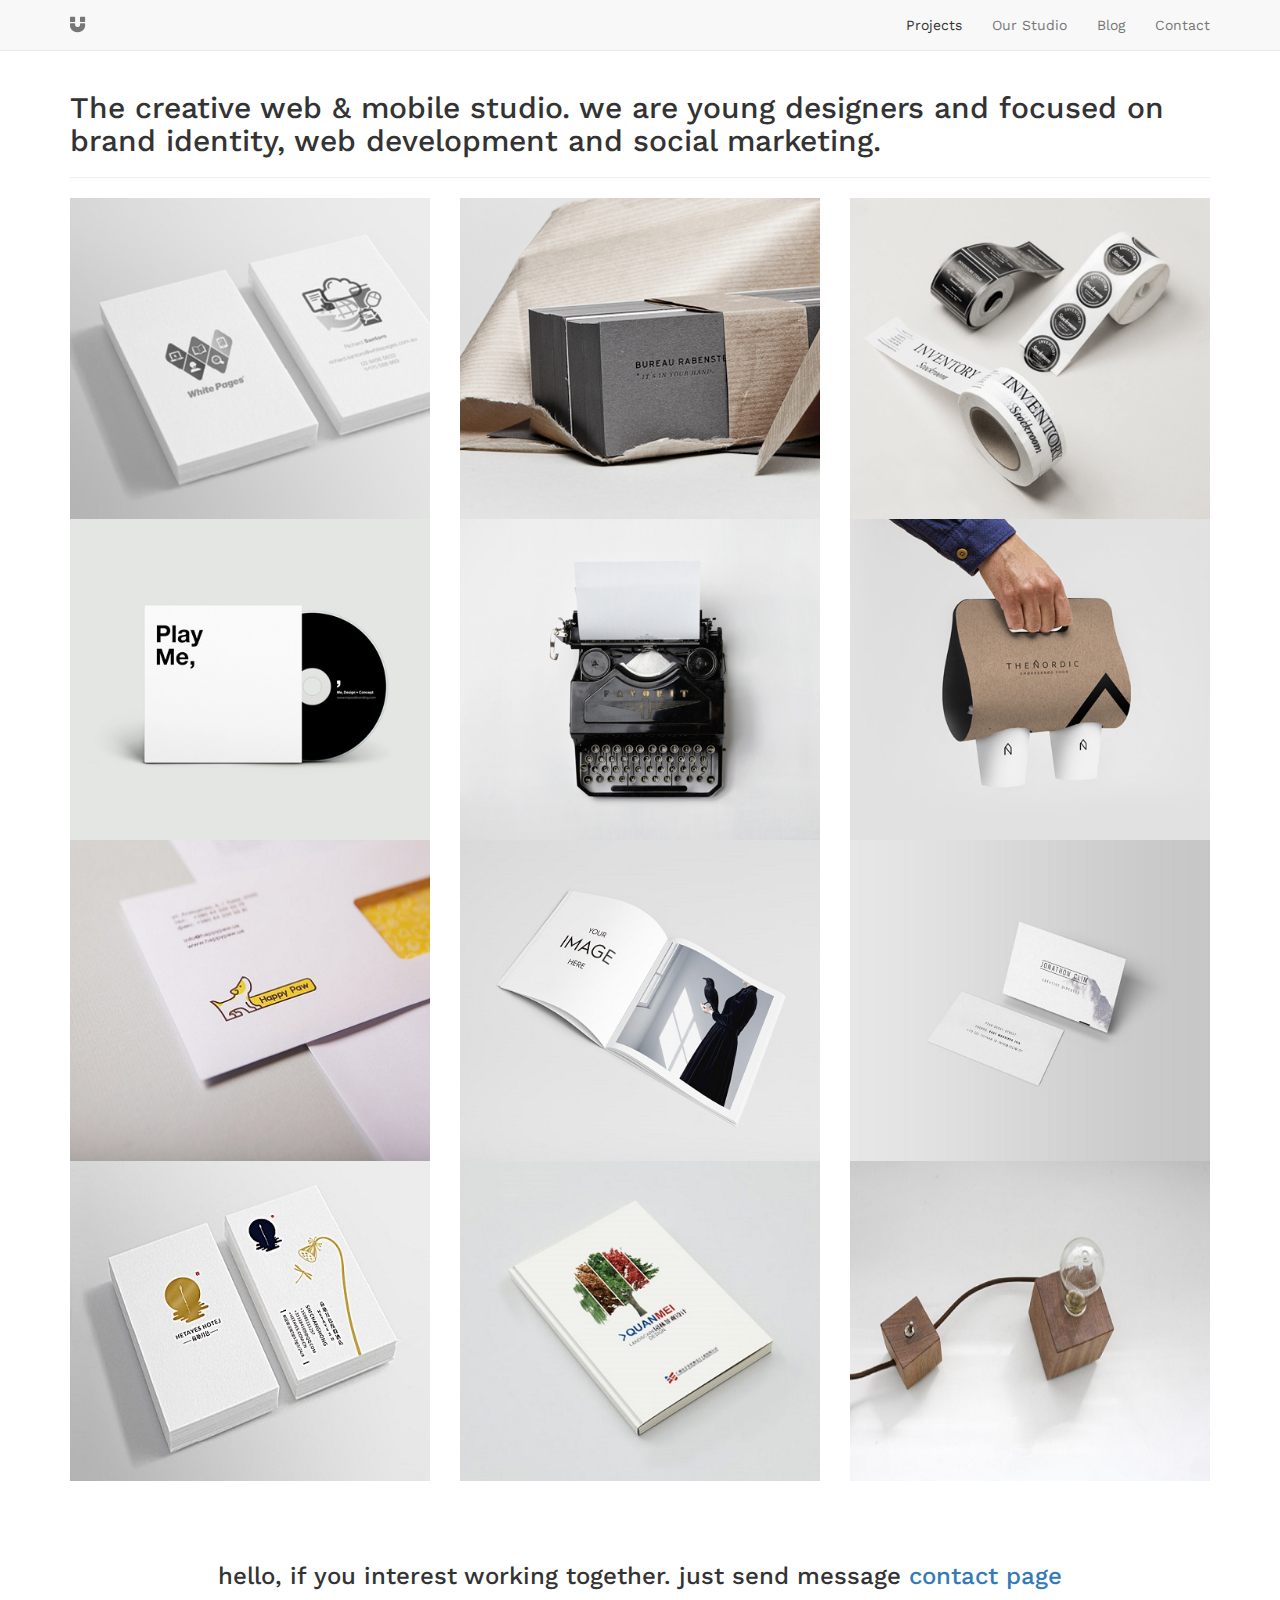
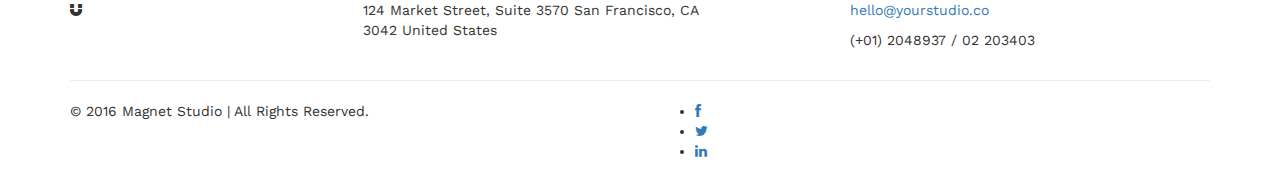
<file: index.html>
<!DOCTYPE html>
<html>

	<head>
		<meta charset="utf-8" />
		<meta name="viewport" content="width=device-width, initial-scale=1, maximum-scale=1, user-scalable=no">
		<title>Magnet</title>
		<link rel="stylesheet" type="text/css" href="css/bootstrap.min.css" />
		<link rel="stylesheet" type="text/css" href="css/font-awesome.min.css" />
		<link rel="stylesheet" type="text/css" href="css/mystyle.css" />
		<link rel="stylesheet" type="text/css" href="css/animate.css"/>
		<link rel="stylesheet" type="text/css" href="css/hover-min.css"/>
		<!--网络字体-->
		<link rel="stylesheet" type="text/css" href="https://fonts.googleapis.com/css?family=Work+Sans:300,400,700" />
		
		<script src="js/myjs.js" type="text/javascript" charset="utf-8"></script>
		<script src="js/jquery-1.11.1.js" type="text/javascript" charset="utf-8"></script>
		<script src="js/bootstrap.min.js" type="text/javascript" charset="utf-8"></script>
		<script src="js/wow.js" type="text/javascript" charset="utf-8"></script>
		
	</head>

	<body>
		<!-- PRE LOADER -->
		<div class="preloader">
			<div class="sk-spinner sk-spinner-wordpress">
				<span class="sk-inner-circle"></span>
			</div>
		</div>
		
		<!--导航条-->
		<div class="navbar navbar-default navbar-static-top">
			<div class="container">
				<!-- Brand and toggle get grouped for better mobile display -->
				<div class="navbar-header">
					<button type="button" class="navbar-toggle collapsed" data-toggle="collapse" data-target="#bs-example-navbar-collapse-1" aria-expanded="false">
				        <span class="sr-only">Toggle navigation</span>
				        <span class="icon-bar"></span>
				        <span class="icon-bar"></span>
				        <span class="icon-bar"></span>
				    </button>
					<a class="navbar-brand hvr-buzz" href="index.html"><i class="icon-magnet"></i></a>
				</div>

				<!-- Collect the nav links, forms, and other content for toggling -->
				<div class="collapse navbar-collapse" id="bs-example-navbar-collapse-1">
					<ul class="nav navbar-nav navbar-right">
						<li class="active">
							<a href="index.html">Projects</a>
						</li>
						<li>
							<a href="about.html">Our Studio</a>
						</li>
						<li>
							<a href="blog.html">Blog</a>
						</li>
						<li>
							<a href="contact.html">Contact</a>
						</li>
					</ul>
				</div>
				<!-- /.navbar-collapse -->
			</div>
			<!-- /.container-fluid -->
		</div>
		
		<!-- Home Section -->
		<section id="home">
			<div class="container">
				<div class="row">
					<div class="col-md-12 col-sm-12 wow rotateIn">
						<h2>The creative web & mobile studio. we are young designers and focused on brand identity, web development and social marketing.</h2>
						<hr>
					</div>
				</div>
			</div>
		</section>
		
		<!-- Portfolio Section -->
		<section id="portfolio">
			<div class="container">
				<div class="row load">	
				</div>
				<div class="col-md-12 col-sm-12 text-center">
					<h3>hello, if you interest working together. just send message <a href="contact.html">contact page</a></h3>
				</div>
			</div>
		</section>
		
		<!-- Footer Section -->
		<footer>
			<div class="container">
				<div class="row">
					<div class="col-md-3 col-sm-3">
						<i class="icon-magnet"></i>
					</div>
					<div class="col-md-4 col-sm-4">
						<p>124 Market Street, Suite 3570 San Francisco, CA 3042 United States</p>
					</div>
					<div class="col-md-offset-1 col-md-4 col-sm-offset-1 col-sm-3">
						<p>
							<a href="mailto:youremail@gmail.com">hello@yourstudio.co</a>
						</p>
						<p>(+01) 2048937 / 02 203403</p>
					</div>
					<div class="clearfix col-md-12 col-sm-12">
						<hr>
					</div>
					
					<div class="col-md-6 col-sm-6">
						<div class="footer-copyright">
							<p>© 2016 Magnet Studio | All Rights Reserved.</p>
						</div>
					</div>

					<div class="col-md-6 col-sm-6">
						<ul class="social-icon">
							<li>
								<a href="#" class="icon-facebook"></a>
							</li>
							<li>
								<a href="#" class="icon-twitter"></a>
							</li>
							<li>
								<a href="#" class="icon-linkedin"></a>
							</li>
						</ul>
					</div>
				</div>
			</div>
		</footer>
		
		
	</body>

</html>
</file>
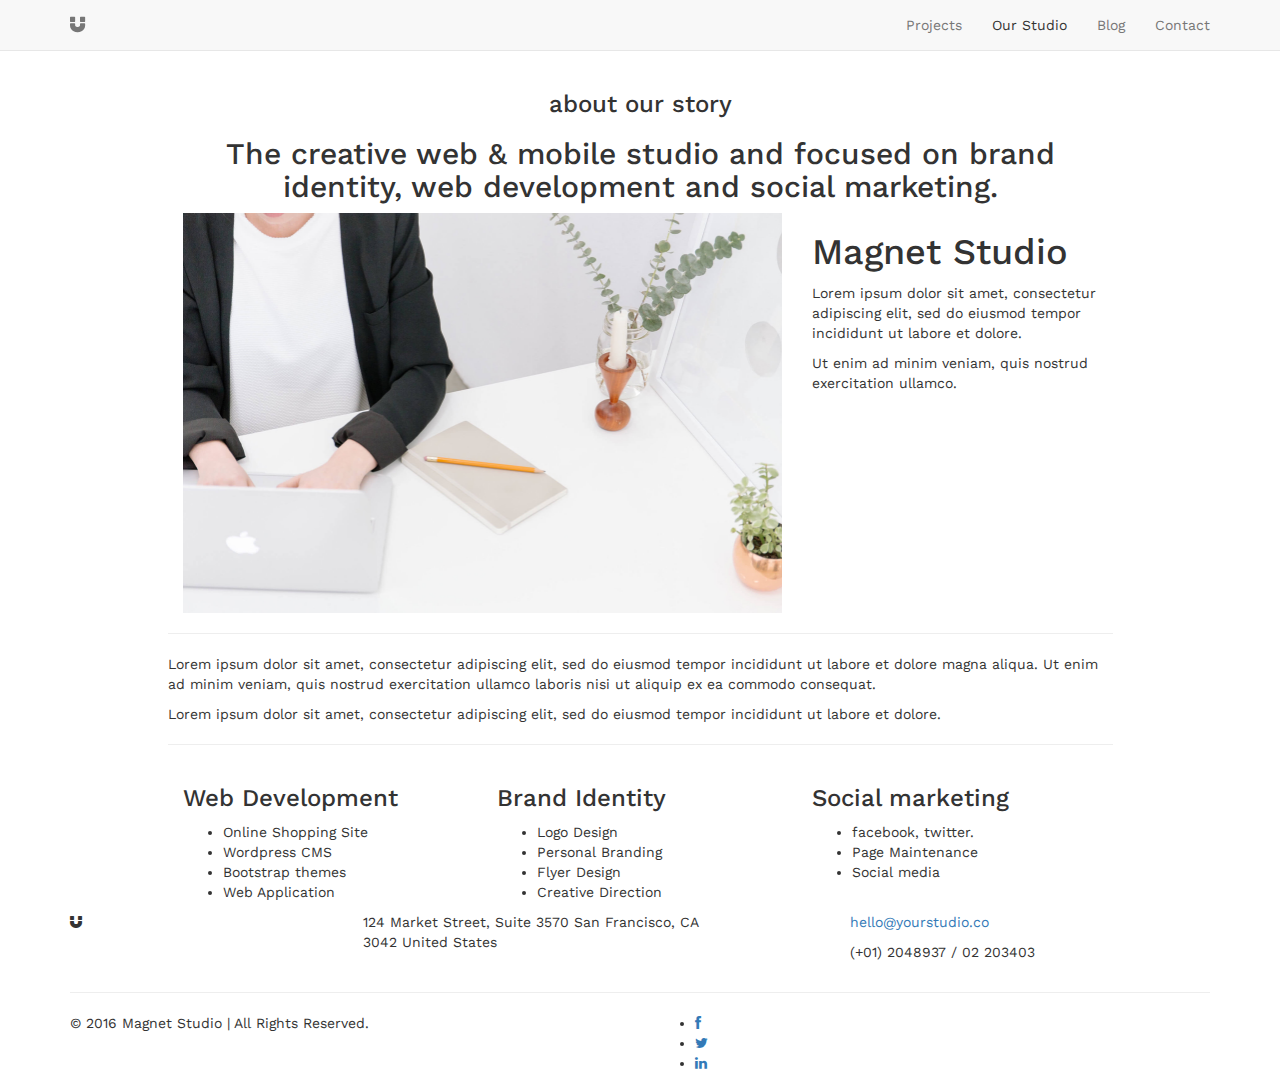
<file: about.html>
<!DOCTYPE html>
<html>

	<head>
		<meta charset="utf-8" />
		<meta name="viewport" content="width=device-width, initial-scale=1, maximum-scale=1, user-scalable=no">
		<title>Magnet</title>
		<link rel="stylesheet" type="text/css" href="css/bootstrap.min.css" />
		<link rel="stylesheet" type="text/css" href="css/font-awesome.min.css" />
		<link rel="stylesheet" type="text/css" href="css/mystyle.css" />
		<link rel="stylesheet" type="text/css" href="css/animate.css"/>
		<link rel="stylesheet" type="text/css" href="css/hover-min.css"/>
		<!--网络字体-->
		<link rel="stylesheet" type="text/css" href="https://fonts.googleapis.com/css?family=Work+Sans:300,400,700" />
		
		<script src="js/jquery-1.11.1.js" type="text/javascript" charset="utf-8"></script>
		<script src="js/bootstrap.min.js" type="text/javascript" charset="utf-8"></script>
		<script src="js/myjs.js" type="text/javascript" charset="utf-8"></script>
		<script src="js/wow.js" type="text/javascript" charset="utf-8"></script>
		
	</head>

	<body>
		<!-- PRE LOADER -->
		<div class="preloader">
			<div class="sk-spinner sk-spinner-wordpress">
				<span class="sk-inner-circle"></span>
			</div>
		</div>
		
		<!--导航条-->
		<div class="navbar navbar-default navbar-static-top">
			<div class="container">
				<!-- Brand and toggle get grouped for better mobile display -->
				<div class="navbar-header">
					<button type="button" class="navbar-toggle collapsed" data-toggle="collapse" data-target="#bs-example-navbar-collapse-1" aria-expanded="false">
				        <span class="sr-only">Toggle navigation</span>
				        <span class="icon-bar"></span>
				        <span class="icon-bar"></span>
				        <span class="icon-bar"></span>
				    </button>
					<a class="navbar-brand hvr-buzz" href="index.html"><i class="icon-magnet"></i></a>
				</div>

				<!-- Collect the nav links, forms, and other content for toggling -->
				<div class="collapse navbar-collapse" id="bs-example-navbar-collapse-1">
					<ul class="nav navbar-nav navbar-right">
						<li>
							<a href="index.html">Projects</a>
						</li>
						<li class="active">
							<a href="about.html">Our Studio</a>
						</li>
						<li>
							<a href="blog.html">Blog</a>
						</li>
						<li>
							<a href="contact.html">Contact</a>
						</li>
					</ul>
				</div>
				<!-- /.navbar-collapse -->
			</div>
			<!-- /.container-fluid -->
		</div>
		
		<!-- About Section -->
		<section id="about">
		     <div class="container">
		          <div class="row">
		
		               <div class="col-md-offset-1 col-md-10 col-sm-12">
		                    <div class="section-title text-center animated rotateIn">
		                         <h3>about our story</h3>
		                         <h2>The creative web & mobile studio and focused on brand identity, web development and social marketing.</h2>
		                    </div>
		
		                    <div class="col-md-8 col-sm-12  wow slideInLeft">
		                         <img src="img/about-image.jpg" class="img-responsive" alt="About">
		                    </div>
		
		                    <div class="col-md-4 col-sm-12 wow slideInRight">
		                         <h1>Magnet Studio</h1>
		                         <p>Lorem ipsum dolor sit amet, consectetur adipiscing elit, sed do eiusmod tempor incididunt ut labore et dolore.</p>
		                         <p>Ut enim ad minim veniam, quis nostrud exercitation ullamco.</p>
		                    </div>
		
		                    <div class="clearfix"></div>
		
		                     <hr>
		
		                    <p>Lorem ipsum dolor sit amet, consectetur adipiscing elit, sed do eiusmod tempor incididunt ut labore et dolore magna aliqua. Ut enim ad minim veniam, quis nostrud exercitation ullamco laboris nisi ut aliquip ex ea commodo consequat.</p>
		                    <p>Lorem ipsum dolor sit amet, consectetur adipiscing elit, sed do eiusmod tempor incididunt ut labore et dolore.</p>
		
		                    <hr>
		
		                    <div class="col-md-4 col-sm-6 type wow slideInLeft">
		                         <h3>Web Development</h3>
		                         <ul>
		                              <li>Online Shopping Site</li>
		                              <li>Wordpress CMS</li>
		                              <li>Bootstrap themes</li>
		                              <li>Web Application</li>
		                         </ul>
		                    </div>
		
		                    <div class="col-md-4 col-sm-6 type">
		                         <h3>Brand Identity</h3>
		                         <ul>
		                              <li>Logo Design</li>
		                              <li>Personal Branding</li>
		                              <li>Flyer Design</li>
		                              <li>Creative Direction</li>
		                         </ul>
		                    </div>
		
		                    <div class="col-md-4 col-sm-6 type wow slideInRight">
		                         <h3>Social marketing</h3>
		                         <ul>
		                              <li>facebook, twitter.</li>
		                              <li>Page Maintenance</li>
		                              <li>Social media</li>
		                         </ul>
		                    </div>
		               </div>
		
		          </div>
		     </div>
		</section>
		
		
		
		<!-- Footer Section -->
		<footer>
			<div class="container">
				<div class="row">
					<div class="col-md-3 col-sm-3">
						<i class="icon-magnet"></i>
					</div>
					<div class="col-md-4 col-sm-4">
						<p>124 Market Street, Suite 3570 San Francisco, CA 3042 United States</p>
					</div>
					<div class="col-md-offset-1 col-md-4 col-sm-offset-1 col-sm-3">
						<p>
							<a href="mailto:youremail@gmail.com">hello@yourstudio.co</a>
						</p>
						<p>(+01) 2048937 / 02 203403</p>
					</div>
					<div class="clearfix col-md-12 col-sm-12">
						<hr>
					</div>
					
					<div class="col-md-6 col-sm-6">
						<div class="footer-copyright">
							<p>© 2016 Magnet Studio | All Rights Reserved.</p>
						</div>
					</div>

					<div class="col-md-6 col-sm-6">
						<ul class="social-icon">
							<li>
								<a href="#" class="icon-facebook"></a>
							</li>
							<li>
								<a href="#" class="icon-twitter"></a>
							</li>
							<li>
								<a href="#" class="icon-linkedin"></a>
							</li>
						</ul>
					</div>
				</div>
			</div>
		</footer>
		
		
	</body>

</html>
</file>
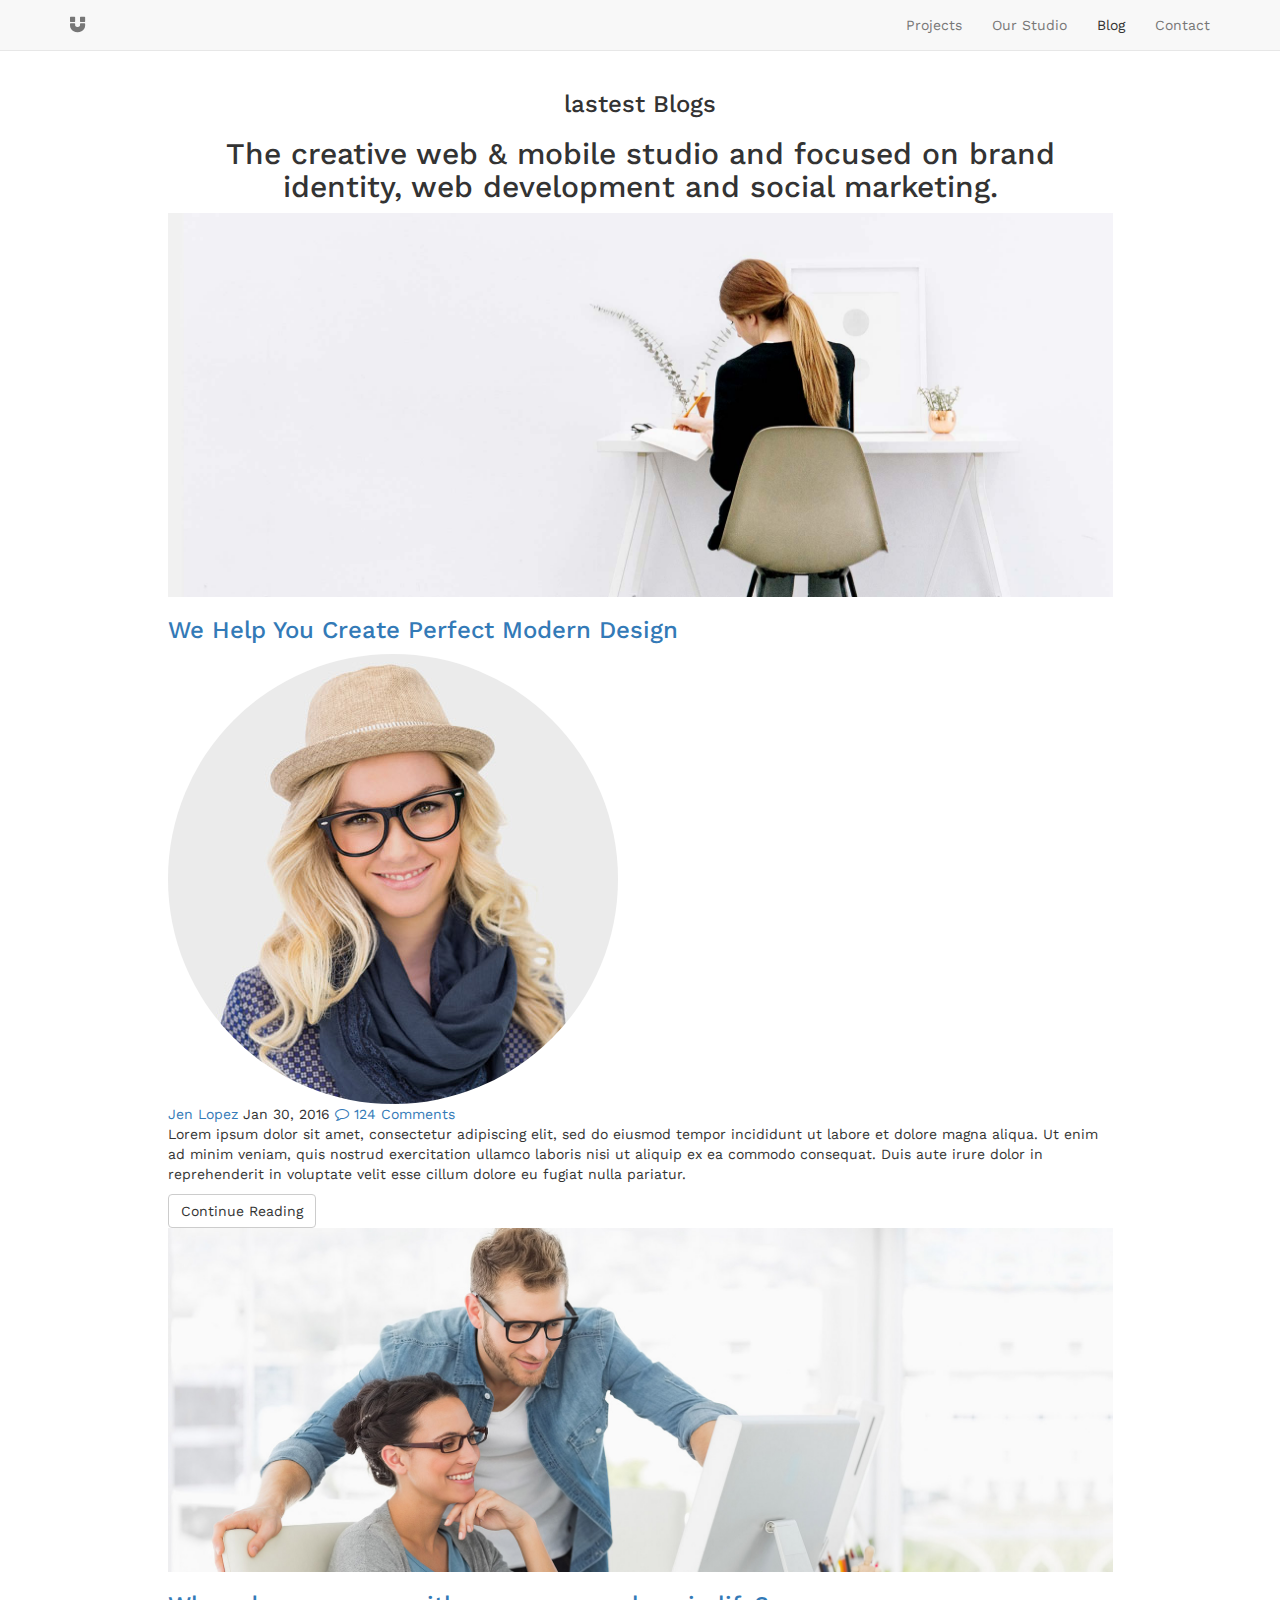
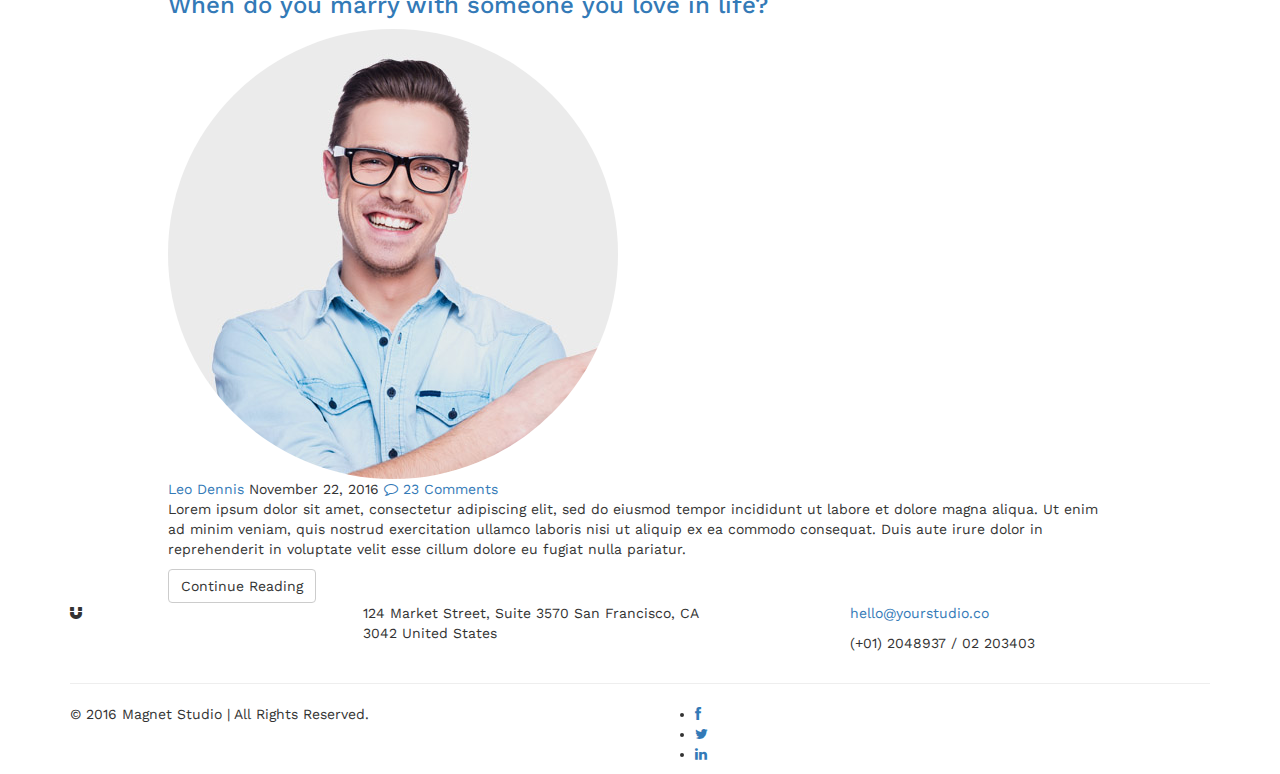
<file: blog.html>
<!DOCTYPE html>
<html>

	<head>
		<meta charset="utf-8" />
		<meta name="viewport" content="width=device-width, initial-scale=1, maximum-scale=1, user-scalable=no">
		<title>Magnet</title>
		<link rel="stylesheet" type="text/css" href="css/bootstrap.min.css" />
		<link rel="stylesheet" type="text/css" href="css/font-awesome.min.css" />
		<link rel="stylesheet" type="text/css" href="css/mystyle.css" />
		<link rel="stylesheet" type="text/css" href="css/animate.css"/>
		<link rel="stylesheet" type="text/css" href="css/hover-min.css"/>
		<!--网络字体-->
		<link rel="stylesheet" type="text/css" href="https://fonts.googleapis.com/css?family=Work+Sans:300,400,700" />
		
		<script src="js/jquery-1.11.1.js" type="text/javascript" charset="utf-8"></script>
		<script src="js/bootstrap.min.js" type="text/javascript" charset="utf-8"></script>
		<script src="js/wow.js" type="text/javascript" charset="utf-8"></script>
		<script src="js/myjs.js" type="text/javascript" charset="utf-8"></script>
		
	</head>

	<body>
		<!-- PRE LOADER -->
		<div class="preloader">
			<div class="sk-spinner sk-spinner-wordpress">
				<span class="sk-inner-circle"></span>
			</div>
		</div>
		
		<!--导航条-->
		<div class="navbar navbar-default navbar-static-top">
			<div class="container">
				<!-- Brand and toggle get grouped for better mobile display -->
				<div class="navbar-header">
					<button type="button" class="navbar-toggle collapsed" data-toggle="collapse" data-target="#bs-example-navbar-collapse-1" aria-expanded="false">
				        <span class="sr-only">Toggle navigation</span>
				        <span class="icon-bar"></span>
				        <span class="icon-bar"></span>
				        <span class="icon-bar"></span>
				    </button>
					<a class="navbar-brand hvr-buzz" href="index.html"><i class="icon-magnet"></i></a>
				</div>

				<!-- Collect the nav links, forms, and other content for toggling -->
				<div class="collapse navbar-collapse" id="bs-example-navbar-collapse-1">
					<ul class="nav navbar-nav navbar-right">
						<li>
							<a href="index.html">Projects</a>
						</li>
						<li>
							<a href="about.html">Our Studio</a>
						</li>
						<li class="active">
							<a href="blog.html">Blog</a>
						</li>
						<li>
							<a href="contact.html">Contact</a>
						</li>
					</ul>
				</div>
				<!-- /.navbar-collapse -->
			</div>
			<!-- /.container-fluid -->
		</div>
		
		<!-- Blog Section -->
		<section id="blog">
		     <div class="container">
		          <div class="row">
		
		               <div class="col-md-offset-1 col-md-10 col-sm-12">
		                    <div class="section-title text-center">
		                         <h3>lastest Blogs</h3>
		                         <h2>The creative web & mobile studio and focused on brand identity, web development and social marketing.</h2>
		                    </div>
		
		                    <div class="blog-post-thumb">
		                         <div class="blog-post-image">
		                              <a href="single-post.html">
		                                   <img src="img/blog-image1.jpg" class="img-responsive" alt="Blog Image">
		                              </a>
		                         </div>
		                         <div class="blog-post-title wow slideInLeft">
		                              <h3><a href="single-post.html">We Help You Create Perfect Modern Design</a></h3>
		                         </div>
		                         <div class="blog-post-format wow slideInLeft">
		                              <span><a href="#"><img src="img/author-image1.jpg" class="img-responsive img-circle"> Jen Lopez</a></span>
		                              <span> Jan 30, 2016</span>
		                              <span><a href="#"><i class="icon-comment-alt"></i> 124 Comments</a></span>
		                         </div>
		                         <div class="blog-post-des wow slideInLeft">
		                              <p>Lorem ipsum dolor sit amet, consectetur adipiscing elit, sed do eiusmod tempor incididunt ut labore et dolore magna aliqua. Ut enim ad minim veniam, quis nostrud exercitation ullamco laboris nisi ut aliquip ex ea commodo consequat. Duis aute irure dolor in reprehenderit in voluptate velit esse cillum dolore eu fugiat nulla pariatur.</p>
		                              <a href="single-post.html" class="btn btn-default">Continue Reading</a>
		                         </div>
		                    </div>
		
		                    <div class="blog-post-thumb">
		                         <div class="blog-post-image wow slideInRight">
		                              <a href="single-post.html">
		                                   <img src="img/blog-image2.jpg" class="img-responsive" alt="Blog Image">
		                              </a>
		                         </div>
		                         <div class="blog-post-title wow slideInLeft">
		                              <h3><a href="single-post.html">When do you marry with someone you love in life?</a></h3>
		                         </div>
		                         <div class="blog-post-format wow slideInLeft">
		                              <span><a href="#"><img src="img/author-image2.jpg" class="img-responsive img-circle"> Leo Dennis</a></span>
		                              <span> November 22, 2016</span>
		                              <span><a href="#"><i class="icon-comment-alt"></i> 23 Comments</a></span>
		                         </div>
		                         <div class="blog-post-des wow slideInLeft">
		                              <p>Lorem ipsum dolor sit amet, consectetur adipiscing elit, sed do eiusmod tempor incididunt ut labore et dolore magna aliqua. Ut enim ad minim veniam, quis nostrud exercitation ullamco laboris nisi ut aliquip ex ea commodo consequat. Duis aute irure dolor in reprehenderit in voluptate velit esse cillum dolore eu fugiat nulla pariatur.</p>
		                              <a href="single-post.html" class="btn btn-default">Continue Reading</a>
		                         </div>
		                    </div>
		               </div>
		
		          </div>
		     </div>
		</section>
		
		
		
		<!-- Footer Section -->
		<footer>
			<div class="container">
				<div class="row">
					<div class="col-md-3 col-sm-3">
						<i class="icon-magnet"></i>
					</div>
					<div class="col-md-4 col-sm-4">
						<p>124 Market Street, Suite 3570 San Francisco, CA 3042 United States</p>
					</div>
					<div class="col-md-offset-1 col-md-4 col-sm-offset-1 col-sm-3">
						<p>
							<a href="mailto:youremail@gmail.com">hello@yourstudio.co</a>
						</p>
						<p>(+01) 2048937 / 02 203403</p>
					</div>
					<div class="clearfix col-md-12 col-sm-12">
						<hr>
					</div>
					
					<div class="col-md-6 col-sm-6">
						<div class="footer-copyright">
							<p>© 2016 Magnet Studio | All Rights Reserved.</p>
						</div>
					</div>

					<div class="col-md-6 col-sm-6">
						<ul class="social-icon">
							<li>
								<a href="#" class="icon-facebook"></a>
							</li>
							<li>
								<a href="#" class="icon-twitter"></a>
							</li>
							<li>
								<a href="#" class="icon-linkedin"></a>
							</li>
						</ul>
					</div>
				</div>
			</div>
		</footer>
		
		
	</body>

</html>
</file>
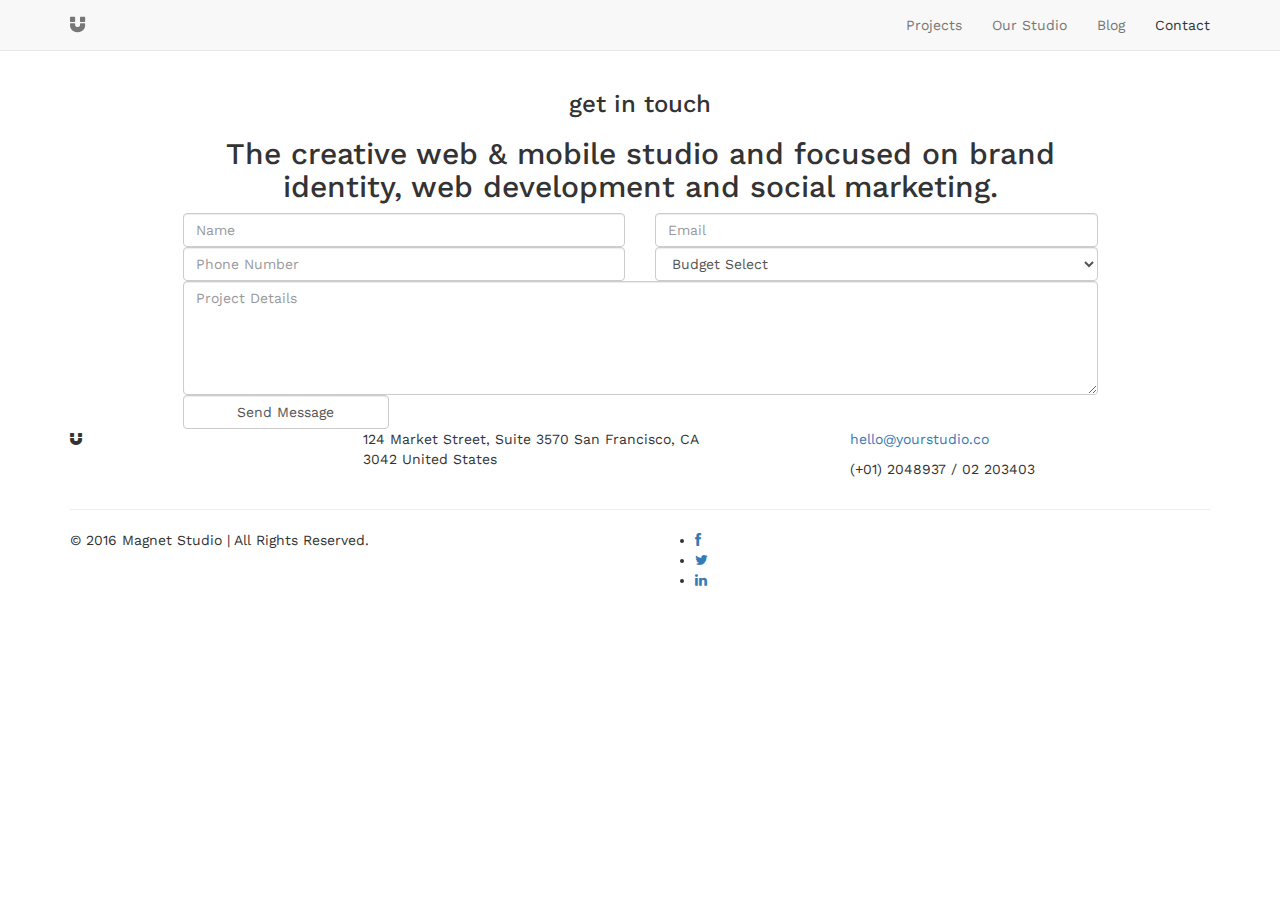
<file: contact.html>
<!DOCTYPE html>
<html>

	<head>
		<meta charset="utf-8" />
		<meta name="viewport" content="width=device-width, initial-scale=1, maximum-scale=1, user-scalable=no">
		<title>Magnet</title>
		<link rel="stylesheet" type="text/css" href="css/bootstrap.min.css" />
		<link rel="stylesheet" type="text/css" href="css/font-awesome.min.css" />
		<link rel="stylesheet" type="text/css" href="css/mystyle.css" />
		<link rel="stylesheet" type="text/css" href="css/animate.css"/>
		<link rel="stylesheet" type="text/css" href="css/hover-min.css"/>
		<!--网络字体-->
		<link rel="stylesheet" type="text/css" href="https://fonts.googleapis.com/css?family=Work+Sans:300,400,700" />
		
		<script src="js/jquery-1.11.1.js" type="text/javascript" charset="utf-8"></script>
		<script src="js/bootstrap.min.js" type="text/javascript" charset="utf-8"></script>
		<script src="js/wow.js" type="text/javascript" charset="utf-8"></script>
		<script src="js/myjs.js" type="text/javascript" charset="utf-8"></script>
		
	</head>

	<body>
		<!-- PRE LOADER -->
		<div class="preloader">
			<div class="sk-spinner sk-spinner-wordpress">
				<span class="sk-inner-circle"></span>
			</div>
		</div>
		
		<!--导航条-->
		<div class="navbar navbar-default navbar-static-top">
			<div class="container">
				<!-- Brand and toggle get grouped for better mobile display -->
				<div class="navbar-header">
					<button type="button" class="navbar-toggle collapsed" data-toggle="collapse" data-target="#bs-example-navbar-collapse-1" aria-expanded="false">
				        <span class="sr-only">Toggle navigation</span>
				        <span class="icon-bar"></span>
				        <span class="icon-bar"></span>
				        <span class="icon-bar"></span>
				    </button>
					<a class="navbar-brand hvr-buzz" href="index.html"><i class="icon-magnet"></i></a>
				</div>

				<!-- Collect the nav links, forms, and other content for toggling -->
				<div class="collapse navbar-collapse" id="bs-example-navbar-collapse-1">
					<ul class="nav navbar-nav navbar-right">
						<li>
							<a href="index.html">Projects</a>
						</li>
						<li>
							<a href="about.html">Our Studio</a>
						</li>
						<li>
							<a href="blog.html">Blog</a>
						</li>
						<li class="active">
							<a href="contact.html">Contact</a>
						</li>
					</ul>
				</div>
				<!-- /.navbar-collapse -->
			</div>
			<!-- /.container-fluid -->
		</div>
		
		<!-- Contact Section -->
		<section id="contact">
		     <div class="container">
		          <div class="row">
		
		               <div class="col-md-offset-1 col-md-10 col-sm-12">
		                    <div class="section-title text-center wow slideInUp">
		                         <h3>get in touch</h3>
		                         <h2>The creative web & mobile studio and focused on brand identity, web development and social marketing.</h2>
		                    </div>
		
		                    <form action="#" method="post">
		                         <div class="col-md-6 col-sm-6 wow slideInUp">
		                              <input type="text" class="form-control" placeholder="Name" required>
		                         </div>
		                         <div class="col-md-6 col-sm-6 wow slideInUp">
		                              <input type="email" class="form-control" placeholder="Email" required>
		                         </div>
		                         <div class="col-md-6 col-sm-6 wow slideInUp">
		                              <input type="tel" class="form-control" placeholder="Phone Number" required>
		                         </div>
		                         <div class="col-md-6 col-sm-6 wow slideInUp">
		                              <select class="form-control">
		                                   <option>Budget Select</option>
		                                   <option>$1200 to $1600</option>
		                                   <option>$2200 to $2400</option>
		                                   <option>$2500 to $3800</option>
		                              </select>
		                         </div>
		                         <div class="col-md-12 col-sm-12 wow slideInUp"> 
		                              <textarea class="form-control" rows="5" placeholder="Project Details" required></textarea>
		                         </div>
		                         <div class="col-md-3 col-sm-4 wow slideInUp">
		                              <input type="submit" class="form-control" value="Send Message">
		                         </div>
		                    </form>
		               </div>
		
		          </div>
		     </div>
		</section>
		
		
		
		<!-- Footer Section -->
		<footer>
			<div class="container">
				<div class="row">
					<div class="col-md-3 col-sm-3">
						<i class="icon-magnet"></i>
					</div>
					<div class="col-md-4 col-sm-4">
						<p>124 Market Street, Suite 3570 San Francisco, CA 3042 United States</p>
					</div>
					<div class="col-md-offset-1 col-md-4 col-sm-offset-1 col-sm-3">
						<p>
							<a href="mailto:youremail@gmail.com">hello@yourstudio.co</a>
						</p>
						<p>(+01) 2048937 / 02 203403</p>
					</div>
					<div class="clearfix col-md-12 col-sm-12">
						<hr>
					</div>
					
					<div class="col-md-6 col-sm-6">
						<div class="footer-copyright">
							<p>© 2016 Magnet Studio | All Rights Reserved.</p>
						</div>
					</div>

					<div class="col-md-6 col-sm-6">
						<ul class="social-icon">
							<li>
								<a href="#" class="icon-facebook"></a>
							</li>
							<li>
								<a href="#" class="icon-twitter"></a>
							</li>
							<li>
								<a href="#" class="icon-linkedin"></a>
							</li>
						</ul>
					</div>
				</div>
			</div>
		</footer>
		
		
	</body>

</html>
</file>
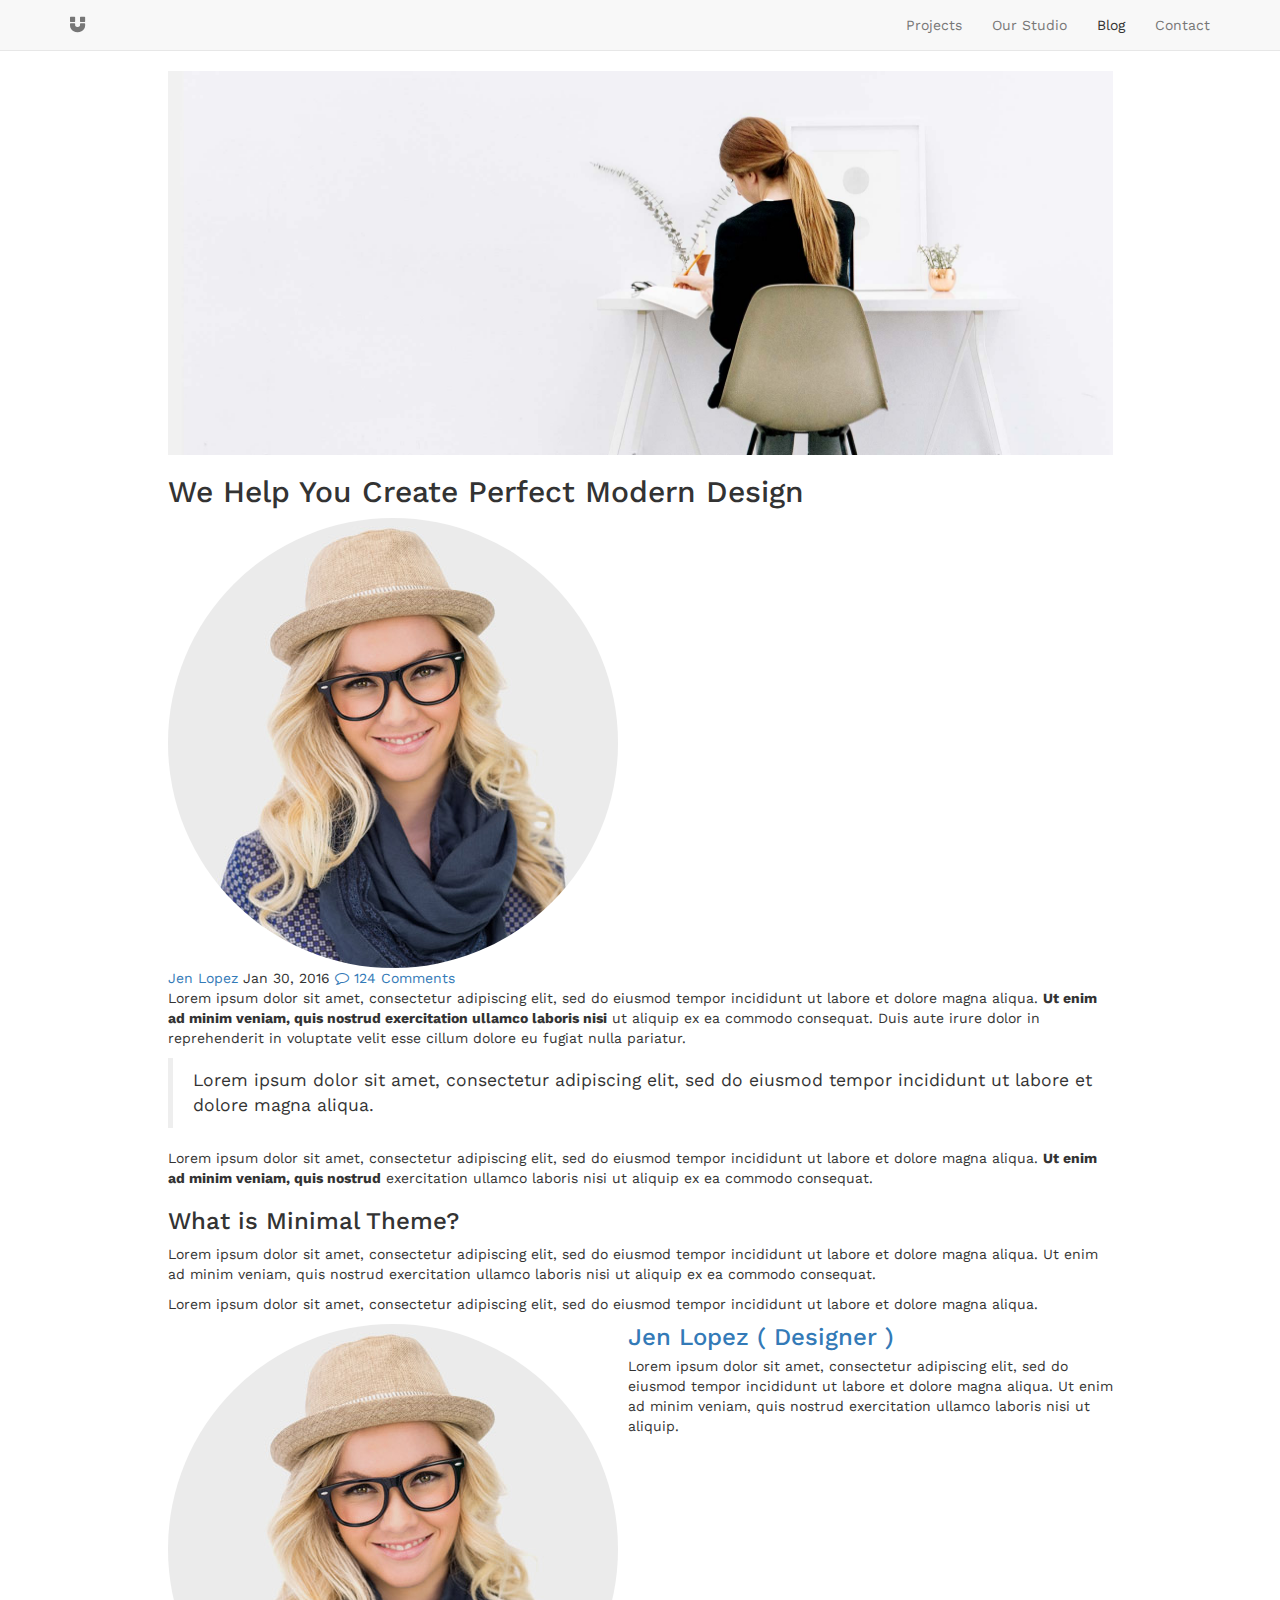
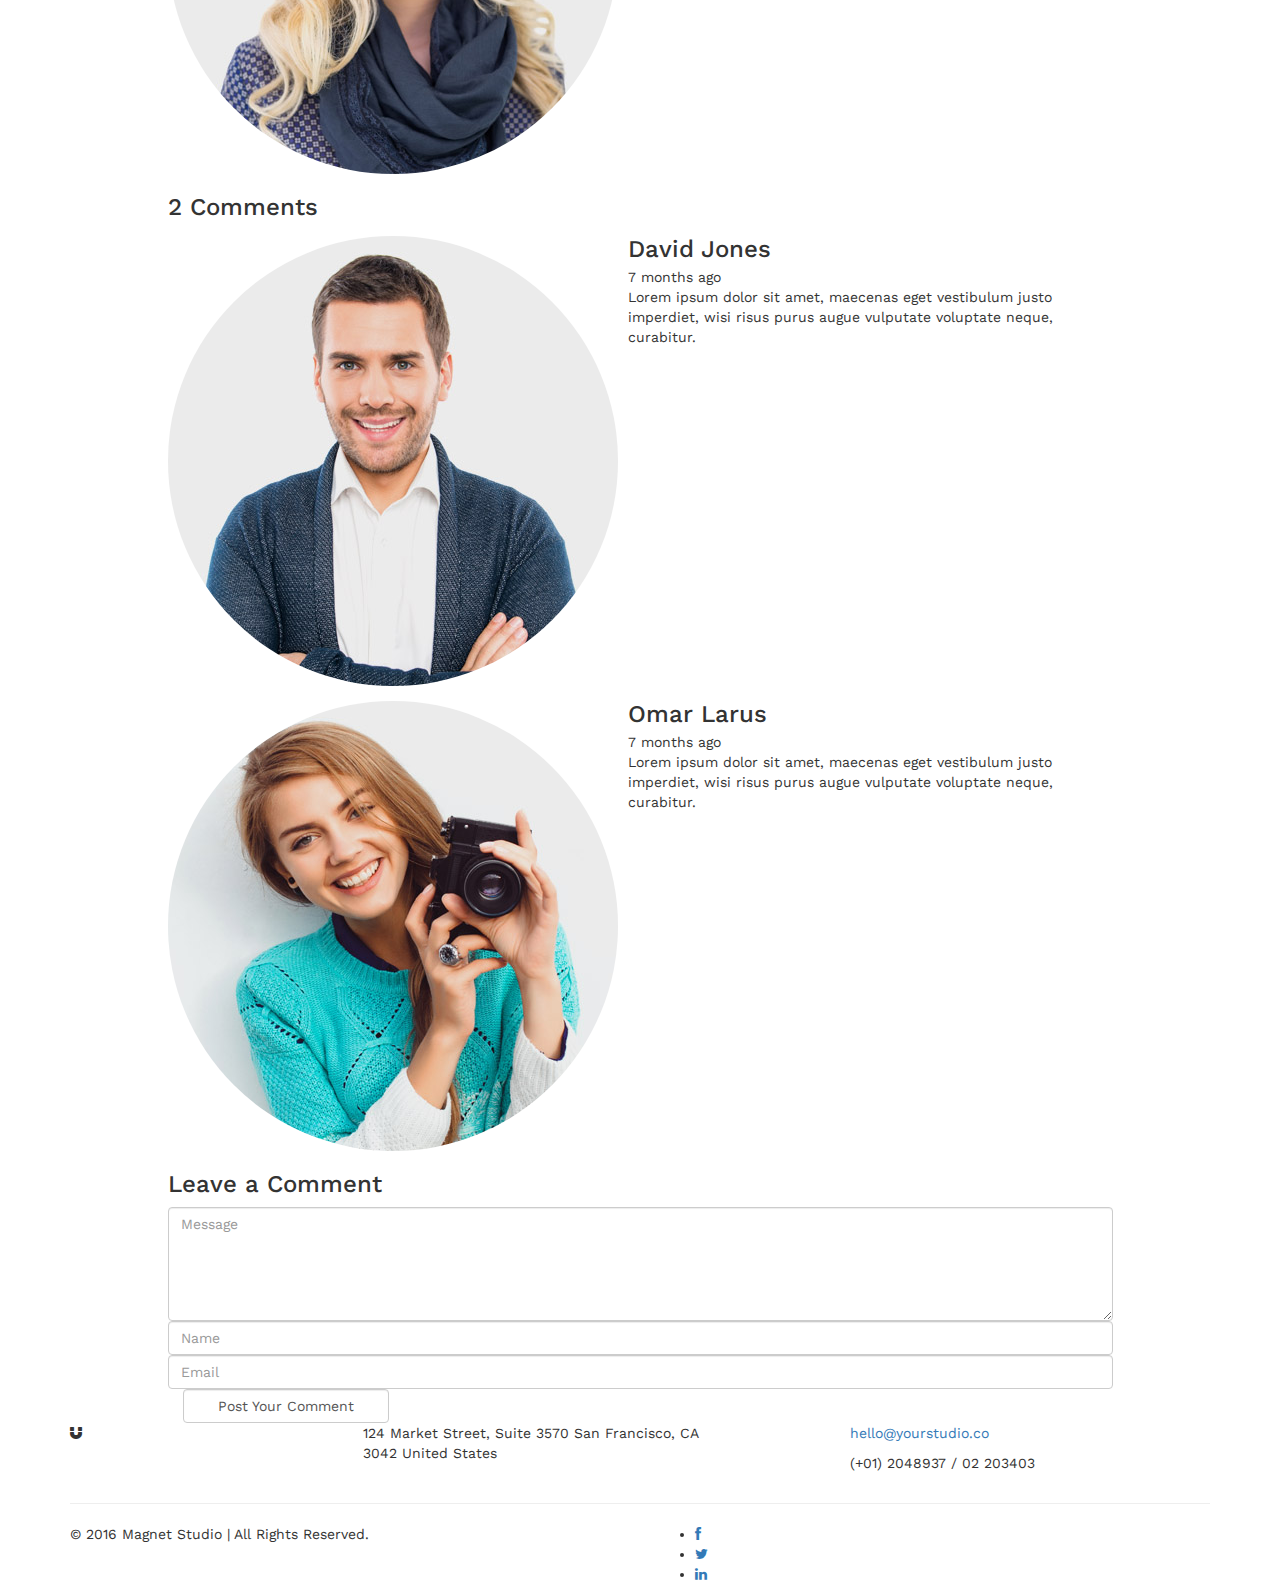
<file: single-post.html>
<!DOCTYPE html>
<html>

	<head>
		<meta charset="utf-8" />
		<meta name="viewport" content="width=device-width, initial-scale=1, maximum-scale=1, user-scalable=no">
		<title>Magnet</title>
		<link rel="stylesheet" type="text/css" href="css/bootstrap.min.css" />
		<link rel="stylesheet" type="text/css" href="css/font-awesome.min.css" />
		<link rel="stylesheet" type="text/css" href="css/mystyle.css" />
		<link rel="stylesheet" type="text/css" href="css/animate.css"/>
		<link rel="stylesheet" type="text/css" href="css/hover-min.css"/>
		<!--网络字体-->
		<link rel="stylesheet" type="text/css" href="https://fonts.googleapis.com/css?family=Work+Sans:300,400,700" />
		
		<script src="js/jquery-1.11.1.js" type="text/javascript" charset="utf-8"></script>
		<script src="js/bootstrap.min.js" type="text/javascript" charset="utf-8"></script>
		<script src="js/wow.js" type="text/javascript" charset="utf-8"></script>
		<script src="js/myjs.js" type="text/javascript" charset="utf-8"></script>
		
	</head>

	<body>
		<!-- PRE LOADER -->
		<div class="preloader">
			<div class="sk-spinner sk-spinner-wordpress">
				<span class="sk-inner-circle"></span>
			</div>
		</div>
		
		<!--导航条-->
		<div class="navbar navbar-default navbar-static-top">
			<div class="container">
				<!-- Brand and toggle get grouped for better mobile display -->
				<div class="navbar-header">
					<button type="button" class="navbar-toggle collapsed" data-toggle="collapse" data-target="#bs-example-navbar-collapse-1" aria-expanded="false">
				        <span class="sr-only">Toggle navigation</span>
				        <span class="icon-bar"></span>
				        <span class="icon-bar"></span>
				        <span class="icon-bar"></span>
				    </button>
					<a class="navbar-brand hvr-buzz" href="index.html"><i class="icon-magnet"></i></a>
				</div>

				<!-- Collect the nav links, forms, and other content for toggling -->
				<div class="collapse navbar-collapse" id="bs-example-navbar-collapse-1">
					<ul class="nav navbar-nav navbar-right">
						<li>
							<a href="index.html">Projects</a>
						</li>
						<li>
							<a href="about.html">Our Studio</a>
						</li>
						<li class="active">
							<a href="blog.html">Blog</a>
						</li>
						<li>
							<a href="contact.html">Contact</a>
						</li>
					</ul>
				</div>
				<!-- /.navbar-collapse -->
			</div>
			<!-- /.container-fluid -->
		</div>
		
		<!-- Blog Single Post Section -->
		<section id="blog-single-post">
		     <div class="container">
		          <div class="row">
		
		               <div class="col-md-offset-1 col-md-10 col-sm-12">
		                    <div class="blog-single-post-thumb">
		                         <div class="blog-post-image wow slideInUp">
		                              <img src="img/blog-image1.jpg" class="img-responsive" alt="Blog Image">
		                         </div>
		
		                         <div class="blog-post-title wow slideInLeft">
		                              <h2>We Help You Create Perfect Modern Design</a></h2>
		                         </div>
		
		                         <div class="blog-post-format wow slideInLeft">
		                              <span><a href="#"><img src="img/author-image1.jpg" class="img-responsive img-circle"> Jen Lopez</a></span>
		                              <span>Jan 30, 2016</span>
		                              <span><a href="#"><i class="icon-comment-alt"></i> 124 Comments</a></span>
		                         </div>
		
		                         <div class="blog-post-des wow slideInLeft">
		                              <p>Lorem ipsum dolor sit amet, consectetur adipiscing elit, sed do eiusmod tempor incididunt ut labore et dolore magna aliqua. <strong>Ut enim ad minim veniam, quis nostrud exercitation ullamco laboris nisi</strong> ut aliquip ex ea commodo consequat. Duis aute irure dolor in reprehenderit in voluptate velit esse cillum dolore eu fugiat nulla pariatur.</p>
		                              <blockquote>Lorem ipsum dolor sit amet, consectetur adipiscing elit, sed do eiusmod tempor incididunt ut labore et dolore magna aliqua. </blockquote>
		                              <p>Lorem ipsum dolor sit amet, consectetur adipiscing elit, sed do eiusmod tempor incididunt ut labore et dolore magna aliqua. <strong>Ut enim ad minim veniam, quis nostrud</strong> exercitation ullamco laboris nisi ut aliquip ex ea commodo consequat.</p>
		                              <h3>What is Minimal Theme?</h3>
		                              <p>Lorem ipsum dolor sit amet, consectetur adipiscing elit, sed do eiusmod tempor incididunt ut labore et dolore magna aliqua. Ut enim ad minim veniam, quis nostrud exercitation ullamco laboris nisi ut aliquip ex ea commodo consequat.</p>
		                              <p>Lorem ipsum dolor sit amet, consectetur adipiscing elit, sed do eiusmod tempor incididunt ut labore et dolore magna aliqua.</p>
		                         </div>
		
		                         <div class="blog-author wow slideInRight">
		                              <div class="media">
		                                   <div class="media-object pull-left">
		                                        <img src="img/author-image1.jpg" class="img-circle img-responsive" alt="blog">
		                                   </div>
		                                   <div class="media-body">
		                                        <h3 class="media-heading"><a href="#">Jen Lopez ( Designer )</a></h3>
		                                        <p>Lorem ipsum dolor sit amet, consectetur adipiscing elit, sed do eiusmod tempor incididunt ut labore et dolore magna aliqua. Ut enim ad minim veniam, quis nostrud exercitation ullamco laboris nisi ut aliquip.</p>
		                                   </div>
		                              </div>
		                         </div>
		
		                         <div class="blog-comment wow slideInLeft">
		                              <h3>2 Comments</h3>
		                                   <div class="media">
		                                        <div class="media-object pull-left">
		                                             <img src="img/comment-image1.jpg" class="img-responsive img-circle" alt="Blog Image">
		                                        </div>
		                                        <div class="media-body">
		                                             <h3 class="media-heading">David Jones</h3>
		                                             <span>7 months ago</span>
		                                             <p>Lorem ipsum dolor sit amet, maecenas eget vestibulum justo imperdiet, wisi risus purus augue vulputate voluptate neque, curabitur.</p>
		                                        </div>
		                                   </div>
		                                   <div class="media">
		                                        <div class="media-object pull-left">
		                                             <img src="img/comment-image2.jpg" class="img-responsive img-circle" alt="Blog Image">
		                                        </div>
		                                        <div class="media-body">
		                                             <h3 class="media-heading">Omar Larus</h3>
		                                                  <span>7 months ago</span>
		                                                  <p>Lorem ipsum dolor sit amet, maecenas eget vestibulum justo imperdiet, wisi risus purus augue vulputate voluptate neque, curabitur.</p>
		                                        </div>
		                                   </div>
		                         </div>
		
		                         <div class="blog-comment-form wow slideInRight">
		                              <h3>Leave a Comment</h3>
		                                   <form action="#" method="post">
		                                        <textarea class="form-control" placeholder="Message" rows="5" name"Your Comments" required></textarea>
		                                        <input type="text" class="form-control" placeholder="Name" name="name" required>
		                                        <input type="email" class="form-control" placeholder="Email" name="email" required>
		                                        <div class="col-md-3 col-sm-4">
		                                             <input type="submit" class="form-control" value="Post Your Comment">
		                                        </div>
		                                   </form>
		                         </div>
		                    </div>
		          </div>
		     </div>
		</section>
		
		
		
		<!-- Footer Section -->
		<footer>
			<div class="container">
				<div class="row">
					<div class="col-md-3 col-sm-3">
						<i class="icon-magnet"></i>
					</div>
					<div class="col-md-4 col-sm-4">
						<p>124 Market Street, Suite 3570 San Francisco, CA 3042 United States</p>
					</div>
					<div class="col-md-offset-1 col-md-4 col-sm-offset-1 col-sm-3">
						<p>
							<a href="mailto:youremail@gmail.com">hello@yourstudio.co</a>
						</p>
						<p>(+01) 2048937 / 02 203403</p>
					</div>
					<div class="clearfix col-md-12 col-sm-12">
						<hr>
					</div>
					
					<div class="col-md-6 col-sm-6">
						<div class="footer-copyright">
							<p>© 2016 Magnet Studio | All Rights Reserved.</p>
						</div>
					</div>

					<div class="col-md-6 col-sm-6">
						<ul class="social-icon">
							<li>
								<a href="#" class="icon-facebook"></a>
							</li>
							<li>
								<a href="#" class="icon-twitter"></a>
							</li>
							<li>
								<a href="#" class="icon-linkedin"></a>
							</li>
						</ul>
					</div>
				</div>
			</div>
		</footer>
		
		
	</body>

</html>
</file>
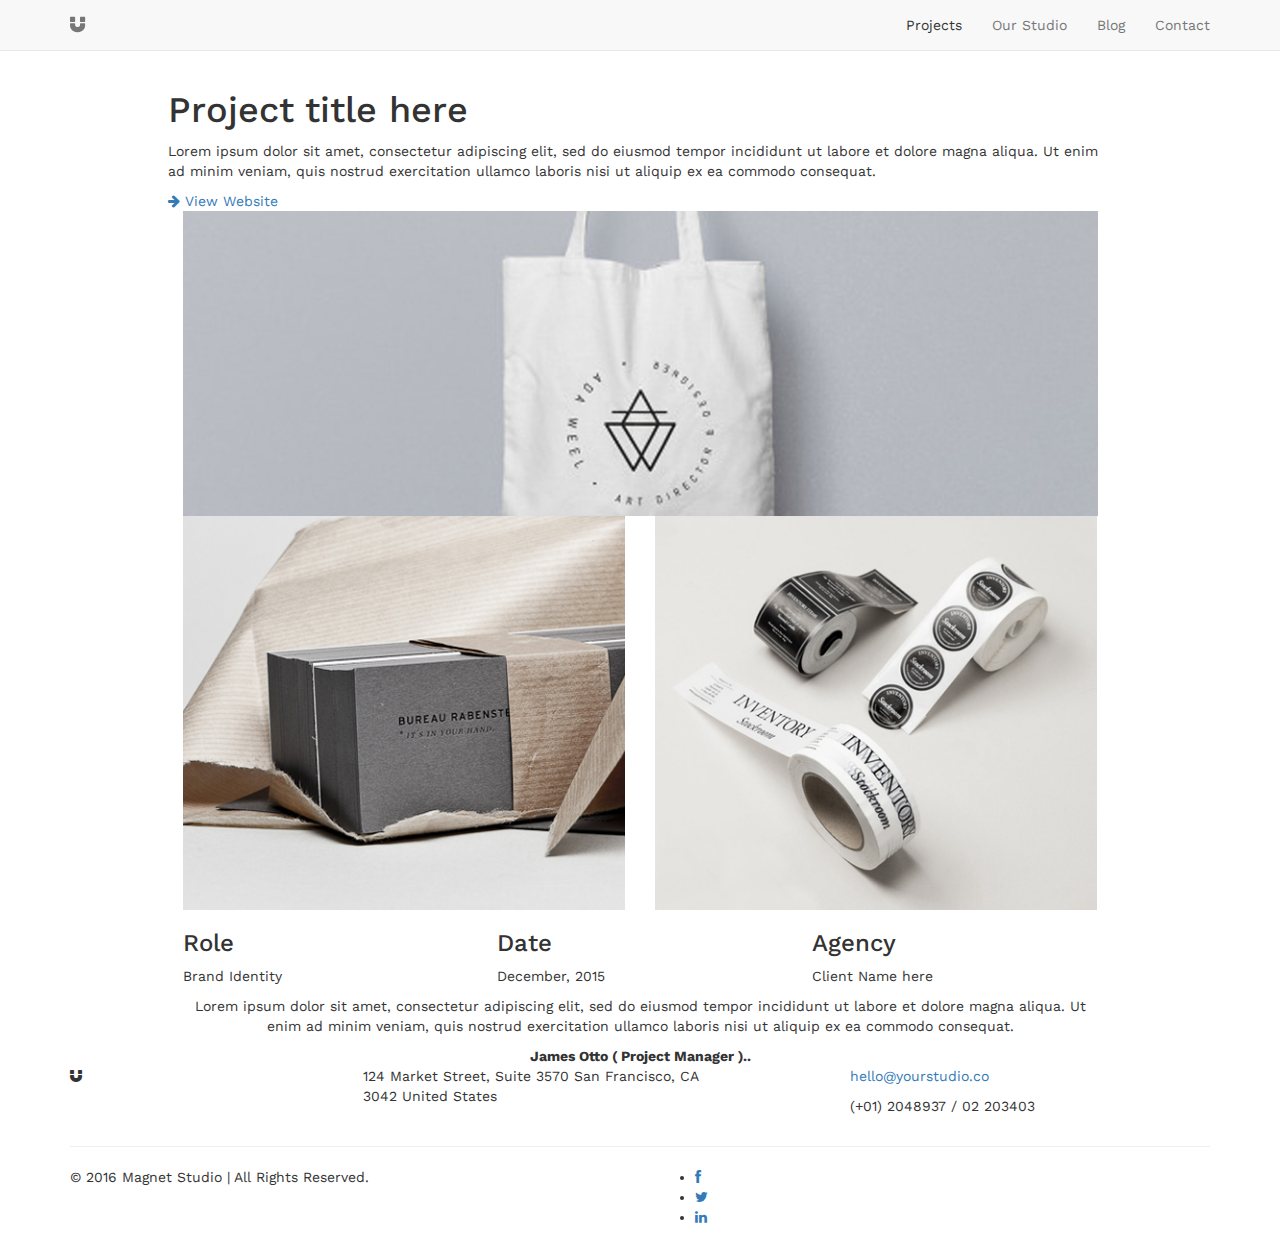
<file: single-project.html>
<!DOCTYPE html>
<html>

	<head>
		<meta charset="utf-8" />
		<meta name="viewport" content="width=device-width, initial-scale=1, maximum-scale=1, user-scalable=no">
		<title>Magnet</title>
		<link rel="stylesheet" type="text/css" href="css/bootstrap.min.css" />
		<link rel="stylesheet" type="text/css" href="css/font-awesome.min.css" />
		<link rel="stylesheet" type="text/css" href="css/mystyle.css" />
		<link rel="stylesheet" type="text/css" href="css/animate.css"/>
		<link rel="stylesheet" type="text/css" href="css/hover-min.css"/>
		<!--网络字体-->
		<link rel="stylesheet" type="text/css" href="https://fonts.googleapis.com/css?family=Work+Sans:300,400,700" />
		
		<script src="js/jquery-1.11.1.js" type="text/javascript" charset="utf-8"></script>
		<script src="js/bootstrap.min.js" type="text/javascript" charset="utf-8"></script>
		<script src="js/wow.js" type="text/javascript" charset="utf-8"></script>
		<script src="js/myjs.js" type="text/javascript" charset="utf-8"></script>
		
	</head>

	<body>
		<!-- PRE LOADER -->
		<div class="preloader">
			<div class="sk-spinner sk-spinner-wordpress">
				<span class="sk-inner-circle"></span>
			</div>
		</div>
		
		<!--导航条-->
		<div class="navbar navbar-default navbar-static-top">
			<div class="container">
				<!-- Brand and toggle get grouped for better mobile display -->
				<div class="navbar-header">
					<button type="button" class="navbar-toggle collapsed" data-toggle="collapse" data-target="#bs-example-navbar-collapse-1" aria-expanded="false">
				        <span class="sr-only">Toggle navigation</span>
				        <span class="icon-bar"></span>
				        <span class="icon-bar"></span>
				        <span class="icon-bar"></span>
				    </button>
					<a class="navbar-brand hvr-buzz" href="index.html"><i class="icon-magnet"></i></a>
				</div>

				<!-- Collect the nav links, forms, and other content for toggling -->
				<div class="collapse navbar-collapse" id="bs-example-navbar-collapse-1">
					<ul class="nav navbar-nav navbar-right">
						<li class="active">
							<a href="index.html">Projects</a>
						</li>
						<li>
							<a href="about.html">Our Studio</a>
						</li>
						<li>
							<a href="blog.html">Blog</a>
						</li>
						<li>
							<a href="contact.html">Contact</a>
						</li>
					</ul>
				</div>
				<!-- /.navbar-collapse -->
			</div>
			<!-- /.container-fluid -->
		</div>
		
		<!-- Single Project Section -->
		<section id="single-project">
		     <div class="container">
		          <div class="row">
		
		               <div class="col-md-offset-1 col-md-10 col-sm-12">
		                    <h1>Project title here</h1>
		                    <p>Lorem ipsum dolor sit amet, consectetur adipiscing elit, sed do eiusmod tempor incididunt ut labore et dolore magna aliqua. Ut enim ad minim veniam, quis nostrud exercitation ullamco laboris nisi ut aliquip ex ea commodo consequat.</p>
		                    <a href="#"><i class="icon-arrow-right"></i> View Website</a>
		
		                    <div class="col-md-12 col-sm-12 wow slideInUp">
		                         <img src="img/single-project-img.jpg" class="img-responsive" alt="Portfolio">
		                    </div>
		
		                    <div class="col-md-6 col-sm-6 wow slideInLeft">
		                         <img src="img/portfolio-img2.jpg" class="img-responsive" alt="Portfolio">
		                    </div>
		
		                    <div class="col-md-6 col-sm-6 wow slideInRight">
		                         <img src="img/portfolio-img3.jpg" class="img-responsive" alt="Portfolio">
		                    </div>
		
		                    <div class="clearfix"></div>
		
		                    <div class="col-md-4 col-sm-4 wow slideInRight">
		                         <h3>Role</h3>
		                         <p>Brand Identity</p>
		                    </div>
		
		                    <div class="col-md-4 col-sm-4">
		                         <h3>Date</h3>
		                         <p>December, 2015</p>
		                    </div>
		
		                    <div class="col-md-4 col-sm-4 wow slideInLeft">
		                         <h3>Agency</h3>
		                         <p>Client Name here</p>
		                    </div>
		
		                    <div class="col-md-12 col-sm-12 text-center wow slideInDown">
		                         <p>Lorem ipsum dolor sit amet, consectetur adipiscing elit, sed do eiusmod tempor incididunt ut labore et dolore magna aliqua. Ut enim ad minim veniam, quis nostrud exercitation ullamco laboris nisi ut aliquip ex ea commodo consequat.</p>
		                         <strong>James Otto ( Project Manager )..</strong>
		                    </div>
		               </div>
		
		          </div>
		     </div>
		</section>
		
		
		
		<!-- Footer Section -->
		<footer>
			<div class="container">
				<div class="row">
					<div class="col-md-3 col-sm-3">
						<i class="icon-magnet"></i>
					</div>
					<div class="col-md-4 col-sm-4">
						<p>124 Market Street, Suite 3570 San Francisco, CA 3042 United States</p>
					</div>
					<div class="col-md-offset-1 col-md-4 col-sm-offset-1 col-sm-3">
						<p>
							<a href="mailto:youremail@gmail.com">hello@yourstudio.co</a>
						</p>
						<p>(+01) 2048937 / 02 203403</p>
					</div>
					<div class="clearfix col-md-12 col-sm-12">
						<hr>
					</div>
					
					<div class="col-md-6 col-sm-6">
						<div class="footer-copyright">
							<p>© 2016 Magnet Studio | All Rights Reserved.</p>
						</div>
					</div>

					<div class="col-md-6 col-sm-6">
						<ul class="social-icon">
							<li>
								<a href="#" class="icon-facebook"></a>
							</li>
							<li>
								<a href="#" class="icon-twitter"></a>
							</li>
							<li>
								<a href="#" class="icon-linkedin"></a>
							</li>
						</ul>
					</div>
				</div>
			</div>
		</footer>
		
		
	</body>

</html>
</file>
<file: css/mystyle.css>
body {
    font-family: 'Work Sans', sans-serif;
    font-style: normal;
	font-weight: 400;
}

/*---------------------------------------
    文字排版              
-----------------------------------------*/

/* h1,h2,h3,h4,h5,h6 {
  font-style: normal;
  font-weight: 300;
  letter-spacing: 0.5px;
}

h1 {
    font-size: 62px;
    padding-bottom: 14px;
    margin-bottom: 0px;
}

h2 {
  font-size: 32px;
  line-height: 46px;
}

h3 {
  font-size: 26px;
}

h4 {
  color: #666;
  font-size: 12px;
  font-weight: normal;
  letter-spacing: 2px;
}

p {
    color: #777;
    font-size: 15px;
    font-weight: 300;
    line-height: 26px;
    letter-spacing: 0.2px;
}

strong {
  font-weight: 400;
}

.btn-success:focus {
  background-color: #000;
  border-color: transparent;
}

a {
  color: #4d638c;
  transition: 0.5s;
  text-decoration: none;
}
a:hover, a:active, a:focus {
  color: #4d638c;
  text-decoration: none;
}


#portfolio,
#about,
#blog,
#contact,
#single-project,
#blog-single-post {
  padding-top: 80px;
  padding-bottom: 120px;
}
 */

/*---------------------------------------
    Preloader section              
-----------------------------------------*/
/* .preloader {
  position: fixed;
  top: 0;
  left: 0;
  width: 100%;
  height: 100%;
  z-index: 99999;
  display: flex;
  flex-flow: row nowrap;
  justify-content: center;
  align-items: center;
  background: none repeat scroll 0 0 #ffffff;
}

.sk-spinner-wordpress.sk-spinner {
  background-color: #bdc3c7;
  width: 40px;
  height: 40px;
  border-radius: 40px;
  position: relative;
  -webkit-animation: sk-innerCircle 1s linear infinite;
  animation: sk-innerCircle 1s linear infinite; 
}

.sk-spinner-wordpress .sk-inner-circle {
  display: block;
  background-color: #ffffff;
  width: 16px;
  height: 16px;
  position: absolute;
  border-radius: 8px;
  top: 5px;
  left: 5px; 
}


@keyframes sk-innerCircle {
  0% {
    -webkit-transform: rotate(0);
            transform: rotate(0); }

  100% {
    -webkit-transform: rotate(360deg);
            transform: rotate(360deg); } } */


/*---------------------------------------
    导航条             
-----------------------------------------*/
/* .navbar-default {
    background: #ffffff;
    padding: 18px 0;
    border: none;
    margin-top: 62px;
}
.navbar-default .navbar-brand {
  padding-top: 6px;
}
.navbar-default .navbar-brand .icon-magnet {
  color: #000;
  font-size: 42px;
}
.navbar-default .navbar-nav li a {
    color: #777;
    font-size: 16px;
    letter-spacing: 1px;   /*字符间距*/
    transition: all 0.4s ease-in-out;
    padding-right: 22px;
    padding-left: 22px;
}
.navbar-default .navbar-nav > li > a:hover,
.navbar-default .navbar-nav > li > a:focus {
    color: #777;
    background-color: transparent;
}

.navbar-default .navbar-nav li a:hover,
.navbar-default .navbar-nav .active > a {
    color: #333;
}
.navbar-default .navbar-nav > .active > a,
.navbar-default .navbar-nav > .active > a:hover,
.navbar-default .navbar-nav > .active > a:focus {
    color: #333;
    background-color: transparent;
}
/*导航条手机端切换按钮*/
.navbar-default .navbar-toggle {
     border: none;
     padding-top: 10px;
  }

.navbar-default .navbar-toggle .icon-bar {
    background: #bdc3c7;
    border-color: transparent;
  }

.navbar-default .navbar-toggle:hover,
.navbar-default .navbar-toggle:focus { 
  background-color: transparent;
}
/*导航条手机端样式*/
@media (max-width: 767px) {
	.navbar-default {
	    margin-top: 0px;
	    text-align: center;
	}
}
.navbar-default .navbar-collapse, .navbar-default .navbar-form {
  border-color: transparent;
} */


/*---------------------------------------
    Home section              
-----------------------------------------*/
/* #home {
    position: relative;
    text-align: center;
    padding-top: 60px;
    padding-bottom: 40px;
}

#home hr {
  width: 82px;
  margin-top: 32px;
} */


/*---------------------------------------
   Portfolio section              
-----------------------------------------*/

/* #portfolio small {
  color: #f0f0f0;
  font-size: 10px;
  letter-spacing: 1px;
  text-transform: uppercase;  /*字母转换成大写*/
}

#portfolio .portfolio-thumb {
  position: relative;
  padding: 0;
  margin-top: 32px;
}

#portfolio .portfolio-thumb .portfolio-overlay {
  position: absolute;
  background: #222;
  color: #ffffff;
  top: 0;
  left: 0;
  right: 0;
  bottom: 0;
  width: 100%;
  height: 100%;
  text-align: center;
  vertical-align: top;
  opacity: 0;
  transition: all 0.4s ease-in-out;
}

#portfolio .portfolio-item {
    position: absolute;
    top:50%;
    left: 50%;
    -webkit-transform:translate(-50%,-50%);
      -ms-transform:translate(-50%,-50%);
          transform:translate(-50%,-50%);
}

#portfolio .portfolio-thumb:hover .portfolio-overlay {
  opacity: 0.8;
}

#portfolio .text-center {
  padding-top: 62px;
}*/

/*--------------------------------------- */
   About section              
-----------------------------------------*/
/*#about .text-center {
  padding-bottom: 42px;
}

#about .col-md-8 {
  padding-left: 0px;
}

#about .col-md-8 img {
  padding-right: 22px;
  padding-bottom: 22px;
}

#about hr {
  width: 100px;
  margin-top: 42px;
  margin-bottom: 42px;
}

#about ul {
  padding-left: 22px;
}

#about ul li {
  color: #777;
  font-size: 16px;
  font-weight: 400;
  padding-top: 2px;
  padding-bottom: 2px;
}
.section-title {
  position: relative;
  padding-bottom: 62px;
}

.section-title h3 {
  color: #555;
  font-weight: 400;
  letter-spacing: 4px;
}*/


/*---------------------------------------
   Blog section              
-----------------------------------------*/
/*.blog-post-thumb {
  border-bottom: 1px solid #f0f0f0;
  padding-top: 32px;
  padding-bottom: 62px;
  margin-bottom: 32px;
}

.blog-post-thumb:last-child {
  border-bottom: 0px;
  padding-bottom: 32px;
  margin-bottom: 0px;
}

.blog-post-image {
  padding-bottom: 18px;
  width: 100%;
}

.blog-post-title a {
  color: #555;
}

.blog-post-title a:hover {
  color: #000;
}

.blog-post-format {
  padding-bottom: 22px;
  font-weight: 300;
}

.blog-post-format span {
  letter-spacing: 0.5px;
  padding-right: 12px;
}

.blog-post-format span a {
  color: #333;
}

.blog-post-format span img {
  display: inline-block;
  width: 42px;
  margin-right: 4px;
}

.blog-post-des .btn {
  border-radius: 100px;
  color: #777;
  font-weight: 400;
  letter-spacing: 1px;
  padding: 14px 28px;
  margin-top: 26px;
  transition: all 0.4s ease-in-out;
}

.blog-post-des .btn:hover {
  background: #777;
  border-color: transparent;
  color: #ffffff;
}

.blog-author {
  border-top: 1px solid #f0f0f0;
  border-bottom: 1px solid #f0f0f0;
  padding-top: 32px;
  padding-bottom: 32px;
  margin-top: 42px;
  margin-bottom: 42px;
}

.blog-author .media img {
  display: inline-block;
  width: 90px;
  margin-right: 12px;
}

.blog-author .media a,
.blog-comment .media h3 {
  color: #444;
  font-size: 18px;
  letter-spacing: 1px;
}

.blog-comment {
  border-bottom: 1px solid #f0f0f0;
  padding-bottom: 32px;
  margin-bottom: 42px;
}

.blog-comment .media:nth-child(3) {
  padding-top: 18px;
}

.blog-comment .media img {
  width: 80px;
  margin-right: 12px;
}

.blog-comment .media h3 {
  display: inline-block;
  padding-right: 14px;
}

.blog-comment h3,
.blog-comment-form h3 {
  padding-bottom: 18px;
}

.blog-comment-form .col-md-4 {
  padding-left: 0px;
}

.blog-comment-form .form-control {
  box-shadow: none;
  border: 1px solid #f0f0f0;
  margin-top: 10px;
  margin-bottom: 10px;
  transition: all 0.4s ease-in-out;
}

.blog-comment-form .form-control:hover {
  border-color: #777;
}

.blog-comment-form input {
  height: 45px;
}

.blog-comment-form input[type="submit"] {
  background: #222;
  border-radius: 100px;
  border: none;
  color: #ffffff;
  font-weight: 400;
  transition: all 0.4s ease-in-out;
}

.blog-comment-form input[type="submit"]:hover {
  background: #777;
  border-color: transparent;
}*/

/*---------------------------------------
   Blog Single Post section              
-----------------------------------------*/
/*#blog-single-post .blog-post-des h3 {
  padding-top: 16px;
}
.blog-post-des blockquote {
  margin: 22px;
}*/

/*---------------------------------------
   Single Project section              
-----------------------------------------*/

/*#single-project {
  text-align: center;
}

#single-project .col-md-12,
#single-project .col-md-6,
#single-project .col-md-4 {
  padding-left: 0px;
  padding-bottom: 22px;
}

#single-project .col-md-12 {
  padding-top: 42px;
}

#single-project .text-center strong {
  display: block;
  padding-top: 12px;
}

#single-project a {
  color: #555;
  font-weight: bold;
  letter-spacing: 1px;
  padding-left: 14px;
}*/

/*---------------------------------------
   Contact section              
-----------------------------------------*/
/*#contact .col-md-6,
#contact .col-md-12 {
  padding-left: 0px;
}

#contact .form-control {
  border: 1px solid #f0f0f0;
  box-shadow: none;
  margin-top: 10px;
  margin-bottom: 10px;
  transition: all 0.4s ease-in-out;
}

#contact .form-control:hover {
  border-color: #777;
}

#contact input,
#contact select {
  height: 50px;
}

#contact input[type="submit"] {
  background: #222;
  border-radius: 100px;
  border: none;
  color: #ffffff;
  font-weight: 400;
  transition: all 0.4s ease-in-out;
}

#contact input[type="submit"]:hover {
  background: #777;
}*/


/*---------------------------------------
   Footer section              
-----------------------------------------*/
/*footer {
    border-top: 1px solid #f0f0f0;
    padding: 100px 0px;
    position: relative;
}

footer .col-md-3 .icon-magnet {
  font-size: 42px;
}

footer a {
  color: #555;
}

footer hr {
  border-color: #ffffff;
  margin-top: 42px;
  margin-bottom: 22px;
}
footer .footer-copyright {
  padding-top: 16px;
}
/*图标*/
/*.social-icon {
    position: relative;
    padding: 0;
    margin: 0;
    text-align: center;
}

.social-icon li {
    display: inline-block;
    list-style: none;
}

.social-icon li a {
    color: #777;
    cursor: pointer;
    font-size: 16px;
    text-decoration: none;
    transition: all 0.4s ease-in-out;
    text-align: center;
    vertical-align: middle;
    position: relative;
    margin: 22px 12px 10px 12px;
    display: block;
}
.social-icon li a:hover {
    color: #000;
    transform: scale(1.1);
}*/


/*---------------------------------------
   手机端设置        
-----------------------------------------*/
/*@media (max-width: 767px) {

  h1 {
    font-size: 38px;
  }

  h2 {
    font-size: 32px;
    line-height: 48px;
  }

  h3 {
    font-size: 22px;
  }
  
  .section-title h2 {
    font-size: 22px;
    line-height: 35px;
  }
  
  #about .col-md-8 img {
    padding-right: 0px;
  }
  
  #about .type{
  	margin-bottom: 35px;
  }
  
  #blog-single-post .blog-post-title h2 {
    font-size: 29px;
    line-height: 40px;
  }
  
  footer {
    text-align: center;
  }

  footer .col-md-4 {
    padding-top: 42px;
  }
}*/
.impowerBox .qrcode {width: 200px;}
.impowerBox .title {display: none;}
.impowerBox .info {width: 200px;}
.status_icon {display：none}
.impowerBox .status {text-align: center;}
</file>
